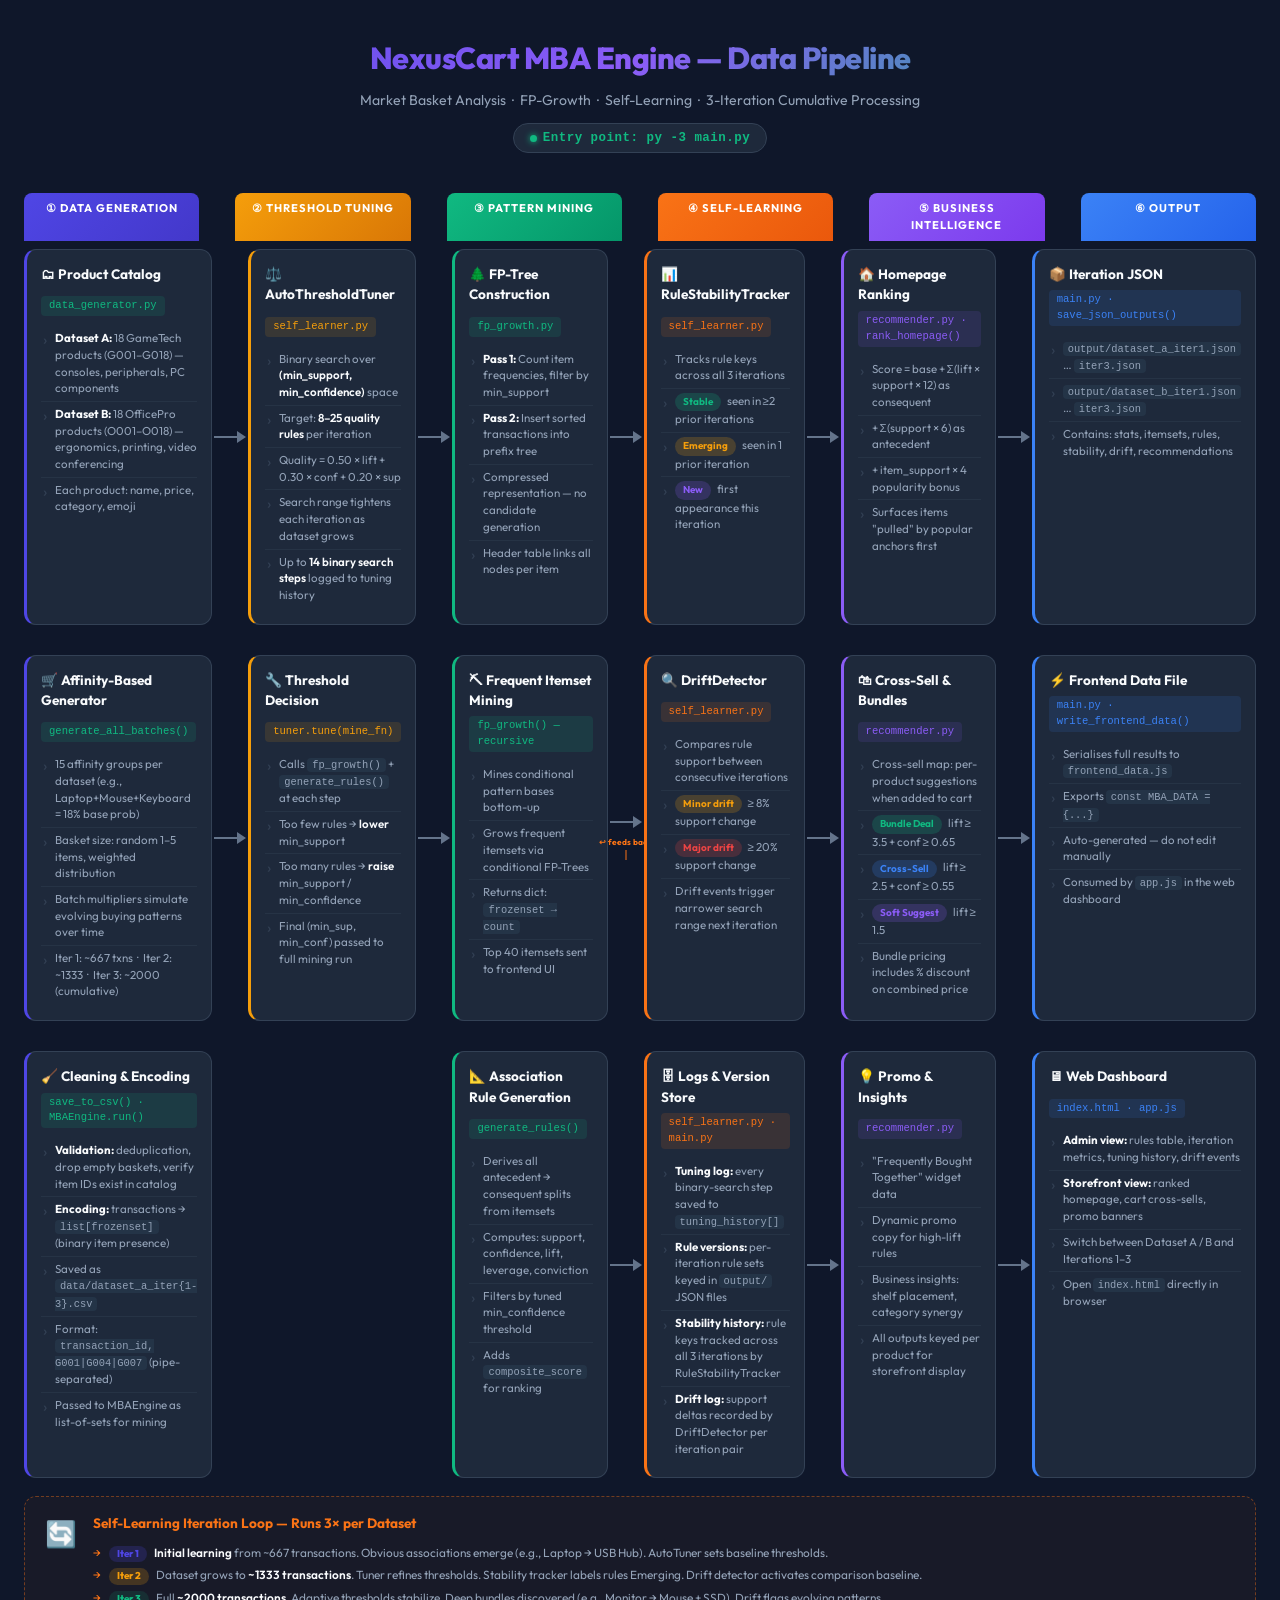
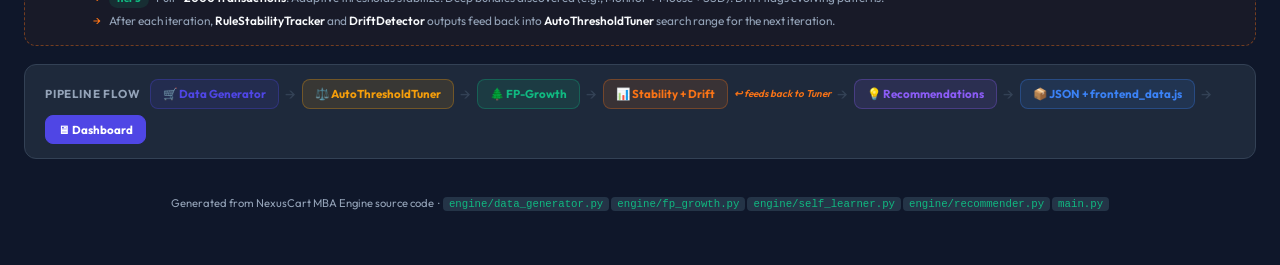
<file: pipeline.html>
<!DOCTYPE html>
<html lang="en">
<head>
  <meta charset="UTF-8" />
  <meta name="viewport" content="width=device-width, initial-scale=1.0" />
  <title>NexusCart MBA — Data Pipeline Diagram</title>
  <link rel="preconnect" href="https://fonts.googleapis.com" />
  <link rel="preconnect" href="https://fonts.gstatic.com" crossorigin />
  <link href="https://fonts.googleapis.com/css2?family=Outfit:wght@400;600;700;800&display=swap" rel="stylesheet" />
  <style>
    :root {
      --primary:     #4F46E5;
      --primary-h:   #4338CA;
      --accent:      #10B981;
      --accent-soft: rgba(16,185,129,0.12);
      --purple:      #8B5CF6;
      --warning:     #F59E0B;
      --danger:      #EF4444;
      --orange:      #F97316;
      --blue:        #3B82F6;
      --bg:          #0F172A;
      --surface:     #1E293B;
      --surface-2:   #243447;
      --surface-h:   #334155;
      --border:      #334155;
      --text:        #F8FAFC;
      --text-muted:  #94A3B8;
      --radius:      12px;
      --radius-sm:   8px;
      --font:        'Outfit', 'Segoe UI', sans-serif;
    }

    *, *::before, *::after { box-sizing: border-box; margin: 0; padding: 0; }

    body {
      font-family: var(--font);
      background: var(--bg);
      color: var(--text);
      min-height: 100vh;
      padding: 36px 24px 56px;
      line-height: 1.5;
    }

    /* ── Header ── */
    .page-header {
      text-align: center;
      margin-bottom: 40px;
    }
    .page-header h1 {
      font-size: 1.9rem;
      font-weight: 800;
      background: linear-gradient(135deg, var(--primary), var(--purple), var(--accent));
      -webkit-background-clip: text;
      -webkit-text-fill-color: transparent;
      background-clip: text;
      letter-spacing: -0.5px;
    }
    .page-header p {
      margin-top: 8px;
      font-size: 0.88rem;
      color: var(--text-muted);
    }
    .page-header .entry {
      display: inline-flex;
      align-items: center;
      gap: 6px;
      margin-top: 12px;
      background: var(--surface);
      border: 1px solid var(--border);
      color: var(--accent);
      font-size: 0.78rem;
      font-weight: 700;
      padding: 5px 16px;
      border-radius: 999px;
      font-family: monospace;
      letter-spacing: 0.5px;
    }
    .entry-dot {
      width: 7px; height: 7px; border-radius: 50%;
      background: var(--accent);
      box-shadow: 0 0 6px var(--accent);
      animation: pulse 2s infinite;
    }
    @keyframes pulse {
      0%,100% { transform: scale(0.9); box-shadow: 0 0 0 0 rgba(16,185,129,0.6); }
      50%      { transform: scale(1);   box-shadow: 0 0 0 5px rgba(16,185,129,0); }
    }

    /* ══════════════════════════════════════════
       PIPELINE GRID — 11 columns:
       card | arr | card | arr | card | arr | card | arr | card | arr | card
       1fr   36px  1fr   36px  1fr   36px  1fr   36px  1fr   36px  1fr
    ══════════════════════════════════════════ */
    .pipeline-wrapper {
      max-width: 1440px;
      margin: 0 auto;
      overflow-x: auto;
    }

    /* Column legend (same 11-col structure) */
    .col-legend {
      display: grid;
      grid-template-columns: 1fr 36px 1fr 36px 1fr 36px 1fr 36px 1fr 36px 1fr;
      margin-bottom: 8px;
      min-width: 900px;
    }
    .legend-item {
      text-align: center;
      font-size: 0.7rem;
      font-weight: 700;
      text-transform: uppercase;
      letter-spacing: 1px;
      padding: 7px 4px;
      border-radius: var(--radius-sm) var(--radius-sm) 0 0;
      color: #fff;
    }
    .legend-gap { /* spacer for arrow columns */ }
    .leg-1 { background: linear-gradient(135deg, #4F46E5, #4338CA); }
    .leg-2 { background: linear-gradient(135deg, #F59E0B, #D97706); }
    .leg-3 { background: linear-gradient(135deg, #10B981, #059669); }
    .leg-4 { background: linear-gradient(135deg, #F97316, #EA580C); }
    .leg-5 { background: linear-gradient(135deg, #8B5CF6, #7C3AED); }
    .leg-6 { background: linear-gradient(135deg, #3B82F6, #2563EB); }

    /* Main grid */
    .pipeline-grid {
      display: grid;
      grid-template-columns: 1fr 36px 1fr 36px 1fr 36px 1fr 36px 1fr 36px 1fr;
      align-items: stretch;
      gap: 10px 0;
      min-width: 900px;
    }

    /* ── Arrow column cell ── */
    .arr-col {
      display: flex;
      flex-direction: column;
      align-items: center;
      justify-content: center;
      position: relative;
      padding: 0 2px;
    }

    /* Standard right-pointing arrow */
    .arr-right {
      display: flex;
      flex-direction: column;
      align-items: center;
      gap: 2px;
      color: var(--surface-h);
    }
    .arr-right .arr-line {
      width: 2px;
      flex: 1;
      min-height: 20px;
      background: var(--border);
      display: none; /* hide vertical line, keep the symbol */
    }
    .arr-right .arr-sym {
      font-size: 1.1rem;
      color: var(--border);
      line-height: 1;
    }
    /* Horizontal dashes + arrowhead */
    .h-arrow {
      display: flex;
      align-items: center;
      width: 100%;
      gap: 0;
    }
    .h-arrow .h-line {
      flex: 1;
      height: 2px;
      background: #64748B;
    }
    .h-arrow .h-head {
      width: 0; height: 0;
      border-top: 6px solid transparent;
      border-bottom: 6px solid transparent;
      border-left: 9px solid #64748B;
    }

    /* Feedback arrow (orange, dashed, pointing left with label) */
    .h-arrow-feedback {
      display: flex;
      flex-direction: column;
      align-items: center;
      gap: 3px;
      width: 100%;
    }
    .h-arrow-feedback .fb-line {
      flex: 1;
      height: 2px;
      background: var(--orange);
      width: 100%;
      position: relative;
    }
    .h-arrow-feedback .fb-label {
      font-size: 0.55rem;
      font-weight: 700;
      color: var(--orange);
      text-align: center;
      white-space: nowrap;
      letter-spacing: 0.3px;
    }

    /* ── Card ── */
    .card {
      background: var(--surface);
      border: 1px solid var(--border);
      border-radius: var(--radius);
      padding: 14px 14px 16px;
      position: relative;
      height: 100%;
    }

    /* Left accent stripe per column */
    .c1 { border-left: 3px solid var(--primary); }
    .c2 { border-left: 3px solid var(--warning); }
    .c3 { border-left: 3px solid var(--accent); }
    .c4 { border-left: 3px solid var(--orange); }
    .c5 { border-left: 3px solid var(--purple); }
    .c6 { border-left: 3px solid var(--blue); }

    .card-title {
      font-size: 0.85rem;
      font-weight: 700;
      margin-bottom: 6px;
      color: var(--text);
    }
    .card-sub {
      font-size: 0.66rem;
      font-family: monospace;
      color: var(--accent);
      background: var(--accent-soft);
      padding: 2px 8px;
      border-radius: 4px;
      display: inline-block;
      margin-bottom: 10px;
    }
    .c2 .card-sub { color: var(--warning); background: rgba(245,158,11,0.12); }
    .c4 .card-sub { color: var(--orange);  background: rgba(249,115,22,0.12); }
    .c5 .card-sub { color: var(--purple);  background: rgba(139,92,246,0.12); }
    .c6 .card-sub { color: var(--blue);    background: rgba(59,130,246,0.12); }

    .card ul { list-style: none; padding: 0; }
    .card ul li {
      font-size: 0.72rem;
      color: var(--text-muted);
      padding: 4px 0 4px 14px;
      position: relative;
      line-height: 1.45;
      border-bottom: 1px solid rgba(51,65,85,0.4);
    }
    .card ul li:last-child { border-bottom: none; }
    .card ul li::before {
      content: '›';
      position: absolute;
      left: 2px;
      color: var(--surface-h);
      font-size: 1rem;
      line-height: 1.2;
    }
    .card ul li code {
      font-size: 0.65rem;
      background: var(--surface-2);
      color: var(--text-muted);
      padding: 1px 5px;
      border-radius: 4px;
      font-family: monospace;
    }
    .card ul li em   { font-style: normal; color: var(--text); font-weight: 600; }
    .card ul li strong { color: var(--text); font-weight: 700; }

    /* Badges */
    .badge {
      display: inline-block;
      font-size: 0.62rem;
      font-weight: 700;
      padding: 2px 8px;
      border-radius: 999px;
      margin-right: 4px;
      vertical-align: middle;
    }
    .badge-green  { background: rgba(16,185,129,0.2);  color: var(--accent); }
    .badge-blue   { background: rgba(59,130,246,0.2);  color: var(--blue); }
    .badge-orange { background: rgba(249,115,22,0.2);  color: var(--orange); }
    .badge-purple { background: rgba(139,92,246,0.2);  color: var(--purple); }
    .badge-red    { background: rgba(239,68,68,0.2);   color: var(--danger); }
    .badge-yellow { background: rgba(245,158,11,0.2);  color: var(--warning); }

    /* Row gap between grid rows */
    .row-gap {
      grid-column: 1 / -1;
      height: 10px;
    }

    /* ── Self-learning loop box ── */
    .iter-loop {
      margin-top: 18px;
      border: 1.5px dashed rgba(249,115,22,0.4);
      border-radius: var(--radius);
      padding: 16px 20px;
      background: rgba(249,115,22,0.04);
      display: flex;
      align-items: flex-start;
      gap: 16px;
    }
    .iter-loop .icon { font-size: 1.6rem; flex-shrink: 0; margin-top: 2px; }
    .iter-loop h3   { font-size: 0.85rem; font-weight: 700; color: var(--orange); margin-bottom: 10px; }
    .iter-loop ul   { list-style: none; display: flex; flex-direction: column; gap: 4px; }
    .iter-loop ul li {
      font-size: 0.74rem;
      color: var(--text-muted);
      padding-left: 16px;
      position: relative;
      line-height: 1.5;
    }
    .iter-loop ul li::before { content: '→'; position: absolute; left: 0; color: var(--orange); }
    .iter-loop ul li strong  { color: var(--text); font-weight: 600; }

    .iter-chip {
      display: inline-block;
      font-size: 0.62rem; font-weight: 800;
      padding: 1px 8px; border-radius: 999px;
      margin-right: 5px; vertical-align: middle;
    }
    .iter-chip-1 { background: rgba(79,70,229,0.2);  color: var(--primary); }
    .iter-chip-2 { background: rgba(245,158,11,0.2); color: var(--warning); }
    .iter-chip-3 { background: var(--accent-soft);   color: var(--accent); }

    /* ── Flow bar ── */
    .flow-bar {
      display: flex;
      align-items: center;
      flex-wrap: wrap;
      gap: 6px;
      margin-top: 18px;
      background: var(--surface);
      border: 1px solid var(--border);
      border-radius: var(--radius);
      padding: 14px 20px;
    }
    .flow-bar-title {
      font-size: 0.72rem; font-weight: 700;
      text-transform: uppercase; letter-spacing: 0.8px;
      color: var(--text-muted); white-space: nowrap; margin-right: 4px;
    }
    .flow-step {
      display: inline-flex; align-items: center;
      padding: 5px 12px; border-radius: var(--radius-sm);
      font-size: 0.72rem; font-weight: 700;
      white-space: nowrap; border: 1px solid;
    }
    .fs-indigo { background: rgba(79,70,229,0.12);  color: var(--primary); border-color: rgba(79,70,229,0.3); }
    .fs-amber  { background: rgba(245,158,11,0.12); color: var(--warning); border-color: rgba(245,158,11,0.3); }
    .fs-green  { background: var(--accent-soft);    color: var(--accent);  border-color: rgba(16,185,129,0.3); }
    .fs-orange { background: rgba(249,115,22,0.12); color: var(--orange);  border-color: rgba(249,115,22,0.3); }
    .fs-purple { background: rgba(139,92,246,0.12); color: var(--purple);  border-color: rgba(139,92,246,0.3); }
    .fs-blue   { background: rgba(59,130,246,0.12); color: var(--blue);    border-color: rgba(59,130,246,0.3); }
    .fs-solid  { background: var(--primary); color: #fff; border-color: var(--primary); }
    .flow-arr  { color: var(--surface-h); font-size: 1rem; flex-shrink: 0; }
    .flow-back { font-size: 0.62rem; font-style: italic; color: var(--orange); white-space: nowrap; font-weight: 600; }

    /* ── Footer ── */
    footer {
      text-align: center; margin-top: 32px;
      font-size: 0.7rem; color: var(--text-muted);
    }
    footer code {
      font-size: 0.67rem; background: var(--surface-2);
      color: var(--accent); padding: 1px 6px;
      border-radius: 4px; font-family: monospace;
    }
  </style>
</head>
<body>

  <!-- ═══════════════ HEADER ═══════════════ -->
  <div class="page-header">
    <h1>NexusCart MBA Engine — Data Pipeline</h1>
    <p>Market Basket Analysis &nbsp;·&nbsp; FP-Growth &nbsp;·&nbsp; Self-Learning &nbsp;·&nbsp; 3-Iteration Cumulative Processing</p>
    <span class="entry"><span class="entry-dot"></span> Entry point: py -3 main.py</span>
  </div>

  <div class="pipeline-wrapper">

    <!-- ═══════════════ COLUMN LEGEND ═══════════════ -->
    <div class="col-legend">
      <div class="legend-item leg-1">① Data Generation</div>
      <div class="legend-gap"></div>
      <div class="legend-item leg-2">② Threshold Tuning</div>
      <div class="legend-gap"></div>
      <div class="legend-item leg-3">③ Pattern Mining</div>
      <div class="legend-gap"></div>
      <div class="legend-item leg-4">④ Self-Learning</div>
      <div class="legend-gap"></div>
      <div class="legend-item leg-5">⑤ Business Intelligence</div>
      <div class="legend-gap"></div>
      <div class="legend-item leg-6">⑥ Output</div>
    </div>

    <!-- ═══════════════ PIPELINE GRID ═══════════════ -->
    <div class="pipeline-grid">

      <!-- ───── ROW 1 ───── -->

      <!-- Col 1: Product Catalog -->
      <div class="card c1">
        <div class="card-title">🗂 Product Catalog</div>
        <div class="card-sub">data_generator.py</div>
        <ul>
          <li><strong>Dataset A:</strong> 18 GameTech products (G001–G018) — consoles, peripherals, PC components</li>
          <li><strong>Dataset B:</strong> 18 OfficePro products (O001–O018) — ergonomics, printing, video conferencing</li>
          <li>Each product: name, price, category, emoji</li>
        </ul>
      </div>

      <!-- Arrow 1→2 -->
      <div class="arr-col">
        <div class="h-arrow">
          <div class="h-line"></div>
          <div class="h-head"></div>
        </div>
      </div>

      <!-- Col 2: AutoThresholdTuner -->
      <div class="card c2">
        <div class="card-title">⚖️ AutoThresholdTuner</div>
        <div class="card-sub">self_learner.py</div>
        <ul>
          <li>Binary search over <em>(min_support, min_confidence)</em> space</li>
          <li>Target: <em>8–25 quality rules</em> per iteration</li>
          <li>Quality = 0.50 × lift + 0.30 × conf + 0.20 × sup</li>
          <li>Search range tightens each iteration as dataset grows</li>
          <li>Up to <em>14 binary search steps</em> logged to tuning history</li>
        </ul>
      </div>

      <!-- Arrow 2→3 -->
      <div class="arr-col">
        <div class="h-arrow">
          <div class="h-line"></div>
          <div class="h-head"></div>
        </div>
      </div>

      <!-- Col 3: FP-Tree Construction -->
      <div class="card c3">
        <div class="card-title">🌲 FP-Tree Construction</div>
        <div class="card-sub">fp_growth.py</div>
        <ul>
          <li><strong>Pass 1:</strong> Count item frequencies, filter by min_support</li>
          <li><strong>Pass 2:</strong> Insert sorted transactions into prefix tree</li>
          <li>Compressed representation — no candidate generation</li>
          <li>Header table links all nodes per item</li>
        </ul>
      </div>

      <!-- Arrow 3→4 -->
      <div class="arr-col">
        <div class="h-arrow">
          <div class="h-line"></div>
          <div class="h-head"></div>
        </div>
      </div>

      <!-- Col 4: RuleStabilityTracker -->
      <div class="card c4">
        <div class="card-title">📊 RuleStabilityTracker</div>
        <div class="card-sub">self_learner.py</div>
        <ul>
          <li>Tracks rule keys across all 3 iterations</li>
          <li><span class="badge badge-green">Stable</span> seen in ≥2 prior iterations</li>
          <li><span class="badge badge-yellow">Emerging</span> seen in 1 prior iteration</li>
          <li><span class="badge badge-purple">New</span> first appearance this iteration</li>
        </ul>
      </div>

      <!-- Arrow 4→5 -->
      <div class="arr-col">
        <div class="h-arrow">
          <div class="h-line"></div>
          <div class="h-head"></div>
        </div>
      </div>

      <!-- Col 5: Homepage Ranking -->
      <div class="card c5">
        <div class="card-title">🏠 Homepage Ranking</div>
        <div class="card-sub">recommender.py · rank_homepage()</div>
        <ul>
          <li>Score = base + Σ(lift × support × 12) as consequent</li>
          <li>+ Σ(support × 6) as antecedent</li>
          <li>+ item_support × 4 popularity bonus</li>
          <li>Surfaces items "pulled" by popular anchors first</li>
        </ul>
      </div>

      <!-- Arrow 5→6 -->
      <div class="arr-col">
        <div class="h-arrow">
          <div class="h-line"></div>
          <div class="h-head"></div>
        </div>
      </div>

      <!-- Col 6: Iteration JSON -->
      <div class="card c6">
        <div class="card-title">📦 Iteration JSON</div>
        <div class="card-sub">main.py · save_json_outputs()</div>
        <ul>
          <li><code>output/dataset_a_iter1.json</code> … <code>iter3.json</code></li>
          <li><code>output/dataset_b_iter1.json</code> … <code>iter3.json</code></li>
          <li>Contains: stats, itemsets, rules, stability, drift, recommendations</li>
        </ul>
      </div>

      <!-- ─── row gap ─── -->
      <div class="row-gap"></div>

      <!-- ───── ROW 2 ───── -->

      <!-- Col 1: Affinity-Based Generator -->
      <div class="card c1">
        <div class="card-title">🛒 Affinity-Based Generator</div>
        <div class="card-sub">generate_all_batches()</div>
        <ul>
          <li>15 affinity groups per dataset (e.g., Laptop+Mouse+Keyboard = 18% base prob)</li>
          <li>Basket size: random 1–5 items, weighted distribution</li>
          <li>Batch multipliers simulate evolving buying patterns over time</li>
          <li>Iter 1: ~667 txns &nbsp;·&nbsp; Iter 2: ~1333 &nbsp;·&nbsp; Iter 3: ~2000 (cumulative)</li>
        </ul>
      </div>

      <!-- Arrow 1→2 -->
      <div class="arr-col">
        <div class="h-arrow">
          <div class="h-line"></div>
          <div class="h-head"></div>
        </div>
      </div>

      <!-- Col 2: Threshold Decision -->
      <div class="card c2">
        <div class="card-title">🔧 Threshold Decision</div>
        <div class="card-sub">tuner.tune(mine_fn)</div>
        <ul>
          <li>Calls <code>fp_growth()</code> + <code>generate_rules()</code> at each step</li>
          <li>Too few rules → <em>lower</em> min_support</li>
          <li>Too many rules → <em>raise</em> min_support / min_confidence</li>
          <li>Final (min_sup, min_conf) passed to full mining run</li>
        </ul>
      </div>

      <!-- Arrow 2→3 -->
      <div class="arr-col">
        <div class="h-arrow">
          <div class="h-line"></div>
          <div class="h-head"></div>
        </div>
      </div>

      <!-- Col 3: Frequent Itemset Mining -->
      <div class="card c3">
        <div class="card-title">⛏ Frequent Itemset Mining</div>
        <div class="card-sub">fp_growth() — recursive</div>
        <ul>
          <li>Mines conditional pattern bases bottom-up</li>
          <li>Grows frequent itemsets via conditional FP-Trees</li>
          <li>Returns dict: <code>frozenset → count</code></li>
          <li>Top 40 itemsets sent to frontend UI</li>
        </ul>
      </div>

      <!-- Arrow 3→4 (feedback label) -->
      <div class="arr-col" style="flex-direction:column; gap:4px;">
        <div class="h-arrow">
          <div class="h-line"></div>
          <div class="h-head"></div>
        </div>
        <!-- feedback arrow pointing left -->
        <div style="display:flex;flex-direction:column;align-items:center;gap:2px;margin-top:4px;">
          <div style="font-size:0.52rem;font-weight:700;color:var(--orange);white-space:nowrap;">↩ feeds back</div>
          <div style="width:2px;height:10px;background:var(--orange);opacity:0.5;"></div>
        </div>
      </div>

      <!-- Col 4: DriftDetector -->
      <div class="card c4">
        <div class="card-title">🔍 DriftDetector</div>
        <div class="card-sub">self_learner.py</div>
        <ul>
          <li>Compares rule support between consecutive iterations</li>
          <li><span class="badge badge-yellow">Minor drift</span> ≥ 8% support change</li>
          <li><span class="badge badge-red">Major drift</span> ≥ 20% support change</li>
          <li>Drift events trigger narrower search range next iteration</li>
        </ul>
      </div>

      <!-- Arrow 4→5 -->
      <div class="arr-col">
        <div class="h-arrow">
          <div class="h-line"></div>
          <div class="h-head"></div>
        </div>
      </div>

      <!-- Col 5: Cross-Sell & Bundles -->
      <div class="card c5">
        <div class="card-title">🛍 Cross-Sell &amp; Bundles</div>
        <div class="card-sub">recommender.py</div>
        <ul>
          <li>Cross-sell map: per-product suggestions when added to cart</li>
          <li><span class="badge badge-green">Bundle Deal</span> lift ≥ 3.5 + conf ≥ 0.65</li>
          <li><span class="badge badge-blue">Cross-Sell</span> lift ≥ 2.5 + conf ≥ 0.55</li>
          <li><span class="badge badge-purple">Soft Suggest</span> lift ≥ 1.5</li>
          <li>Bundle pricing includes % discount on combined price</li>
        </ul>
      </div>

      <!-- Arrow 5→6 -->
      <div class="arr-col">
        <div class="h-arrow">
          <div class="h-line"></div>
          <div class="h-head"></div>
        </div>
      </div>

      <!-- Col 6: Frontend Data File -->
      <div class="card c6">
        <div class="card-title">⚡ Frontend Data File</div>
        <div class="card-sub">main.py · write_frontend_data()</div>
        <ul>
          <li>Serialises full results to <code>frontend_data.js</code></li>
          <li>Exports <code>const MBA_DATA = {...}</code></li>
          <li>Auto-generated — do not edit manually</li>
          <li>Consumed by <code>app.js</code> in the web dashboard</li>
        </ul>
      </div>

      <!-- ─── row gap ─── -->
      <div class="row-gap"></div>

      <!-- ───── ROW 3 ───── -->

      <!-- Col 1: Cleaning & Encoding -->
      <div class="card c1">
        <div class="card-title">🧹 Cleaning &amp; Encoding</div>
        <div class="card-sub">save_to_csv() · MBAEngine.run()</div>
        <ul>
          <li><strong>Validation:</strong> deduplication, drop empty baskets, verify item IDs exist in catalog</li>
          <li><strong>Encoding:</strong> transactions → <code>list[frozenset]</code> (binary item presence)</li>
          <li>Saved as <code>data/dataset_a_iter{1-3}.csv</code></li>
          <li>Format: <code>transaction_id, G001|G004|G007</code> (pipe-separated)</li>
          <li>Passed to MBAEngine as list-of-sets for mining</li>
        </ul>
      </div>

      <!-- Arrow gap (no card in col 2 row 3) -->
      <div class="arr-col"></div>
      <div><!-- col 2 spacer --></div>
      <div class="arr-col"></div>

      <!-- Col 3: Association Rule Generation -->
      <div class="card c3">
        <div class="card-title">📐 Association Rule Generation</div>
        <div class="card-sub">generate_rules()</div>
        <ul>
          <li>Derives all antecedent → consequent splits from itemsets</li>
          <li>Computes: support, confidence, lift, leverage, conviction</li>
          <li>Filters by tuned min_confidence threshold</li>
          <li>Adds <code>composite_score</code> for ranking</li>
        </ul>
      </div>

      <!-- Arrow 3→4 row 3 -->
      <div class="arr-col">
        <div class="h-arrow">
          <div class="h-line"></div>
          <div class="h-head"></div>
        </div>
      </div>

      <!-- Col 4: Logs & Version Store -->
      <div class="card c4">
        <div class="card-title">🗄 Logs &amp; Version Store</div>
        <div class="card-sub">self_learner.py · main.py</div>
        <ul>
          <li><strong>Tuning log:</strong> every binary-search step saved to <code>tuning_history[]</code></li>
          <li><strong>Rule versions:</strong> per-iteration rule sets keyed in <code>output/</code> JSON files</li>
          <li><strong>Stability history:</strong> rule keys tracked across all 3 iterations by RuleStabilityTracker</li>
          <li><strong>Drift log:</strong> support deltas recorded by DriftDetector per iteration pair</li>
        </ul>
      </div>

      <!-- Arrow 4→5 row 3 -->
      <div class="arr-col">
        <div class="h-arrow">
          <div class="h-line"></div>
          <div class="h-head"></div>
        </div>
      </div>

      <!-- Col 5: Promo & Insights -->
      <div class="card c5">
        <div class="card-title">💡 Promo &amp; Insights</div>
        <div class="card-sub">recommender.py</div>
        <ul>
          <li>"Frequently Bought Together" widget data</li>
          <li>Dynamic promo copy for high-lift rules</li>
          <li>Business insights: shelf placement, category synergy</li>
          <li>All outputs keyed per product for storefront display</li>
        </ul>
      </div>

      <!-- Arrow 5→6 -->
      <div class="arr-col">
        <div class="h-arrow">
          <div class="h-line"></div>
          <div class="h-head"></div>
        </div>
      </div>

      <!-- Col 6: Web Dashboard -->
      <div class="card c6">
        <div class="card-title">🖥 Web Dashboard</div>
        <div class="card-sub">index.html · app.js</div>
        <ul>
          <li><strong>Admin view:</strong> rules table, iteration metrics, tuning history, drift events</li>
          <li><strong>Storefront view:</strong> ranked homepage, cart cross-sells, promo banners</li>
          <li>Switch between Dataset A / B and Iterations 1–3</li>
          <li>Open <code>index.html</code> directly in browser</li>
        </ul>
      </div>

    </div><!-- end pipeline-grid -->

    <!-- ═══════════════ SELF-LEARNING LOOP ═══════════════ -->
    <div class="iter-loop">
      <div class="icon">🔄</div>
      <div>
        <h3>Self-Learning Iteration Loop — Runs 3× per Dataset</h3>
        <ul>
          <li>
            <span class="iter-chip iter-chip-1">Iter 1</span>
            <strong>Initial learning</strong> from ~667 transactions. Obvious associations emerge (e.g., Laptop → USB Hub). AutoTuner sets baseline thresholds.
          </li>
          <li>
            <span class="iter-chip iter-chip-2">Iter 2</span>
            Dataset grows to <strong>~1333 transactions</strong>. Tuner refines thresholds. Stability tracker labels rules Emerging. Drift detector activates comparison baseline.
          </li>
          <li>
            <span class="iter-chip iter-chip-3">Iter 3</span>
            Full <strong>~2000 transactions</strong>. Adaptive thresholds stabilize. Deep bundles discovered (e.g., Monitor → Mouse + SSD). Drift flags evolving patterns.
          </li>
          <li>After each iteration, <strong>RuleStabilityTracker</strong> and <strong>DriftDetector</strong> outputs feed back into <strong>AutoThresholdTuner</strong> search range for the next iteration.</li>
        </ul>
      </div>
    </div>

    <!-- ═══════════════ PIPELINE FLOW SUMMARY ═══════════════ -->
    <div class="flow-bar">
      <div class="flow-bar-title">Pipeline Flow</div>
      <span class="flow-step fs-indigo">🛒 Data Generator</span>
      <span class="flow-arr">→</span>
      <span class="flow-step fs-amber">⚖️ AutoThresholdTuner</span>
      <span class="flow-arr">→</span>
      <span class="flow-step fs-green">🌲 FP-Growth</span>
      <span class="flow-arr">→</span>
      <span class="flow-step fs-orange">📊 Stability + Drift</span>
      <span class="flow-back">↩ feeds back to Tuner</span>
      <span class="flow-arr">→</span>
      <span class="flow-step fs-purple">💡 Recommendations</span>
      <span class="flow-arr">→</span>
      <span class="flow-step fs-blue">📦 JSON + frontend_data.js</span>
      <span class="flow-arr">→</span>
      <span class="flow-step fs-solid">🖥 Dashboard</span>
    </div>

  </div><!-- end pipeline-wrapper -->

  <footer style="margin-top: 36px;">
    Generated from NexusCart MBA Engine source code &nbsp;·&nbsp;
    <code>engine/data_generator.py</code>
    <code>engine/fp_growth.py</code>
    <code>engine/self_learner.py</code>
    <code>engine/recommender.py</code>
    <code>main.py</code>
  </footer>

</body>
</html>
</file>
